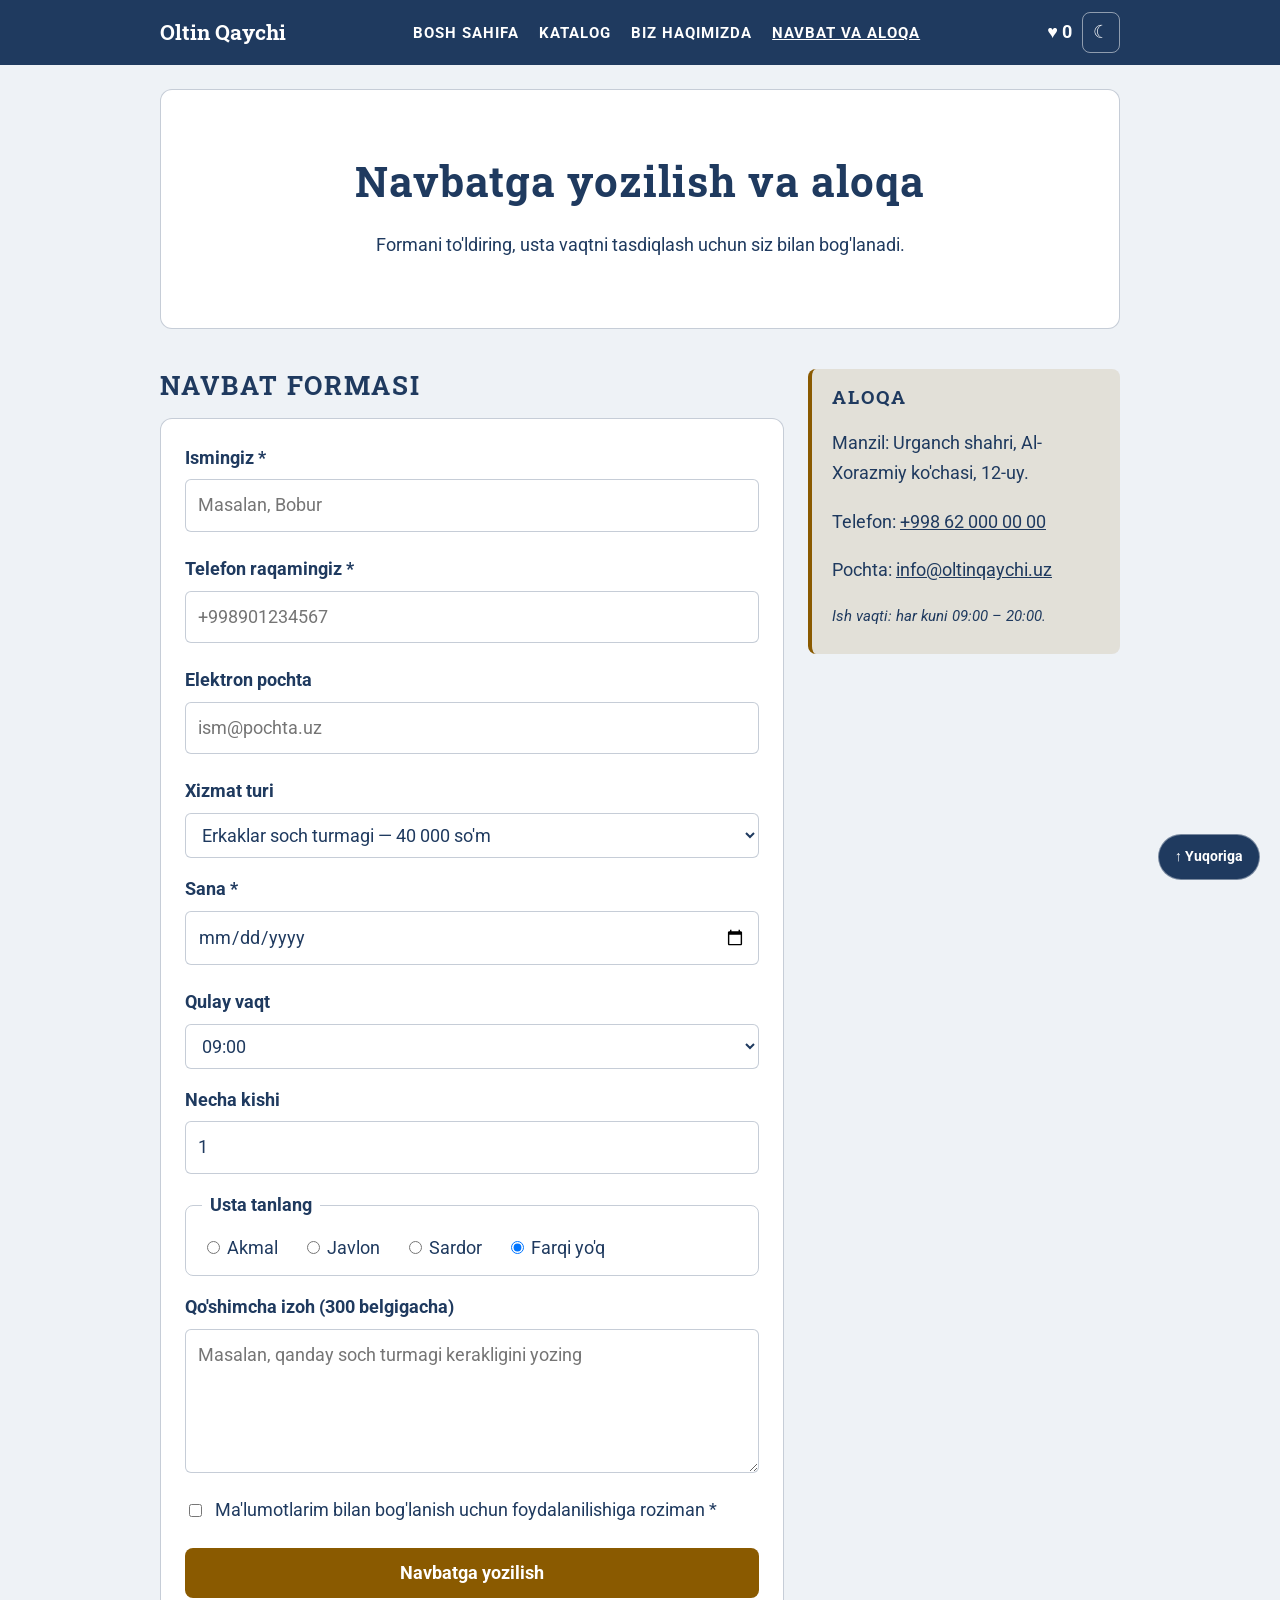
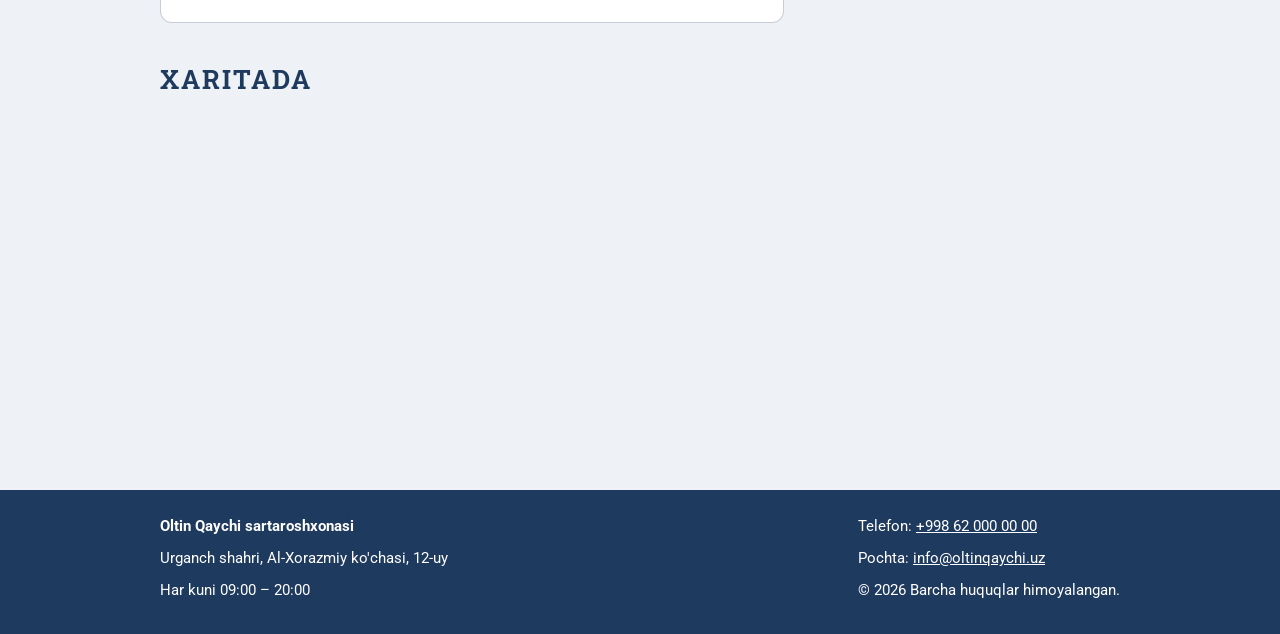
<file: aloqa.html>
<!DOCTYPE html>
<html lang="uz">
<head>
  <meta charset="UTF-8">
  <meta name="viewport" content="width=device-width, initial-scale=1">
  <meta name="description" content="Oltin Qaychi sartaroshxonasiga navbatga yozilish formasi, manzil va aloqa ma'lumotlari.">
  <title>Navbat va aloqa — Oltin Qaychi sartaroshxonasi</title>

  <!-- Google Fonts -->
  <link rel="preconnect" href="https://fonts.googleapis.com">
  <link rel="preconnect" href="https://fonts.gstatic.com" crossorigin>
  <link href="https://fonts.googleapis.com/css2?family=Roboto:ital,wght@0,400;0,700;1,400&family=Roboto+Slab:wght@400;700&display=swap" rel="stylesheet">

  <link rel="stylesheet" href="css/style.css">
</head>
<body>

  <!-- Sahifa boshi va menyu -->
  <header id="tepa">
    <nav>
      <a class="logo" href="index.html">Oltin Qaychi</a>
      <ul id="menyu">
        <li><a href="index.html">Bosh sahifa</a></li>
        <li><a href="katalog.html">Katalog</a></li>
        <li><a href="batafsil.html">Biz haqimizda</a></li>
        <li><a href="aloqa.html" aria-current="page">Navbat va aloqa</a></li>
      </ul>
      <div class="asboblar">
        <a class="sevimli-hisob" href="katalog.html#sevimlilar" aria-label="Sevimlilar">&hearts; <span id="sevimli-soni">0</span></a>
        <button type="button" class="ikon-tugma" id="tema-tugma" aria-label="Tungi rejimga o'tish">&#9790;</button>
        <button type="button" class="ikon-tugma menyu-tugma" id="menyu-tugma" aria-label="Menyuni ochish" aria-expanded="false" aria-controls="menyu">&#9776;</button>
      </div>
    </nav>
  </header>

  <main>

    <section class="hero">
      <h1>Navbatga yozilish va aloqa</h1>
      <p>Formani to'ldiring, usta vaqtni tasdiqlash uchun siz bilan bog'lanadi.</p>
    </section>

    <div class="tarkib">
      <section class="asosiy-qism" id="forma">
        <h2>Navbat formasi</h2>
        <form class="forma" id="navbat-forma" method="post" novalidate>

          <div class="maydon">
            <label for="ism">Ismingiz *</label>
            <input type="text" id="ism" name="ism" placeholder="Masalan, Bobur" aria-describedby="xato-ism">
            <p class="xato" id="xato-ism" aria-live="polite"></p>
          </div>

          <div class="maydon">
            <label for="telefon">Telefon raqamingiz *</label>
            <input type="tel" id="telefon" name="telefon" placeholder="+998901234567" aria-describedby="xato-telefon">
            <p class="xato" id="xato-telefon" aria-live="polite"></p>
          </div>

          <div class="maydon">
            <label for="pochta">Elektron pochta</label>
            <input type="email" id="pochta" name="pochta" placeholder="ism@pochta.uz" aria-describedby="xato-pochta">
            <p class="xato" id="xato-pochta" aria-live="polite"></p>
          </div>

          <div class="maydon">
            <label for="xizmat">Xizmat turi</label>
            <select id="xizmat" name="xizmat">
              <option value="soch-erkak">Erkaklar soch turmagi — 40 000 so'm</option>
              <option value="soch-bola">Bolalar soch turmagi — 30 000 so'm</option>
              <option value="mashinka">Mashinkada qisqa olish — 25 000 so'm</option>
              <option value="soqol-shakl">Soqolni shakllantirish — 25 000 so'm</option>
              <option value="ustara">Ustara bilan olish — 30 000 so'm</option>
              <option value="kombo">Soch + soqol kombo — 52 000 so'm</option>
            </select>
          </div>

          <div class="maydon">
            <label for="sana">Sana *</label>
            <input type="date" id="sana" name="sana" aria-describedby="xato-sana">
            <p class="xato" id="xato-sana" aria-live="polite"></p>
          </div>

          <div class="maydon">
            <label for="vaqt">Qulay vaqt</label>
            <select id="vaqt" name="vaqt">
              <option value="09">09:00</option>
              <option value="11">11:00</option>
              <option value="13">13:00</option>
              <option value="15">15:00</option>
              <option value="17">17:00</option>
              <option value="19">19:00</option>
            </select>
          </div>

          <div class="maydon">
            <label for="soni">Necha kishi</label>
            <input type="number" id="soni" name="soni" min="1" max="4" value="1">
          </div>

          <fieldset>
            <legend>Usta tanlang</legend>
            <div class="radio-qator">
              <label for="usta-akmal"><input type="radio" id="usta-akmal" name="usta" value="akmal"> Akmal</label>
              <label for="usta-javlon"><input type="radio" id="usta-javlon" name="usta" value="javlon"> Javlon</label>
              <label for="usta-sardor"><input type="radio" id="usta-sardor" name="usta" value="sardor"> Sardor</label>
              <label for="usta-farqi"><input type="radio" id="usta-farqi" name="usta" value="farqi-yoq" checked> Farqi yo'q</label>
            </div>
          </fieldset>

          <div class="maydon">
            <label for="izoh">Qo'shimcha izoh (300 belgigacha)</label>
            <textarea id="izoh" name="izoh" rows="4" placeholder="Masalan, qanday soch turmagi kerakligini yozing" aria-describedby="xato-izoh"></textarea>
            <p class="xato" id="xato-izoh" aria-live="polite"></p>
          </div>

          <div class="maydon">
            <div class="belgilash">
              <input type="checkbox" id="rozilik" name="rozilik" aria-describedby="xato-rozilik">
              <label for="rozilik">Ma'lumotlarim bilan bog'lanish uchun foydalanilishiga roziman *</label>
            </div>
            <p class="xato" id="xato-rozilik" aria-live="polite"></p>
          </div>

          <button class="tugma" type="submit">Navbatga yozilish</button>
          <p class="muvaffaqiyat" id="muvaffaqiyat" role="status" hidden></p>
        </form>
      </section>

      <aside class="yon">
        <h2>Aloqa</h2>
        <p>Manzil: Urganch shahri, Al-Xorazmiy ko'chasi, 12-uy.</p>
        <p>Telefon: <a href="tel:+998620000000">+998 62 000 00 00</a></p>
        <p>Pochta: <a href="mailto:info@oltinqaychi.uz">info@oltinqaychi.uz</a></p>
        <p class="izoh">Ish vaqti: har kuni 09:00 – 20:00.</p>
      </aside>
    </div>

    <section>
      <h2>Xaritada</h2>
      <iframe title="Urganch shahri xaritasi (Google Maps)"
              src="https://www.google.com/maps?q=Urganch&amp;output=embed"
              loading="lazy" referrerpolicy="no-referrer-when-downgrade"></iframe>
    </section>

  </main>

  <a class="yuqoriga" href="#tepa">&uarr; Yuqoriga</a>

  <!-- Sahifa oxiri -->
  <footer>
    <div class="konteyner footer-qator">
      <div>
        <p><strong>Oltin Qaychi sartaroshxonasi</strong></p>
        <p>Urganch shahri, Al-Xorazmiy ko'chasi, 12-uy</p>
        <p>Har kuni 09:00 – 20:00</p>
      </div>
      <div>
        <p>Telefon: <a href="tel:+998620000000">+998 62 000 00 00</a></p>
        <p>Pochta: <a href="mailto:info@oltinqaychi.uz">info@oltinqaychi.uz</a></p>
        <p>&copy; 2026 Barcha huquqlar himoyalangan.</p>
      </div>
    </div>
  </footer>

  <script src="js/ui.js"></script>
</body>
</html>
</file>
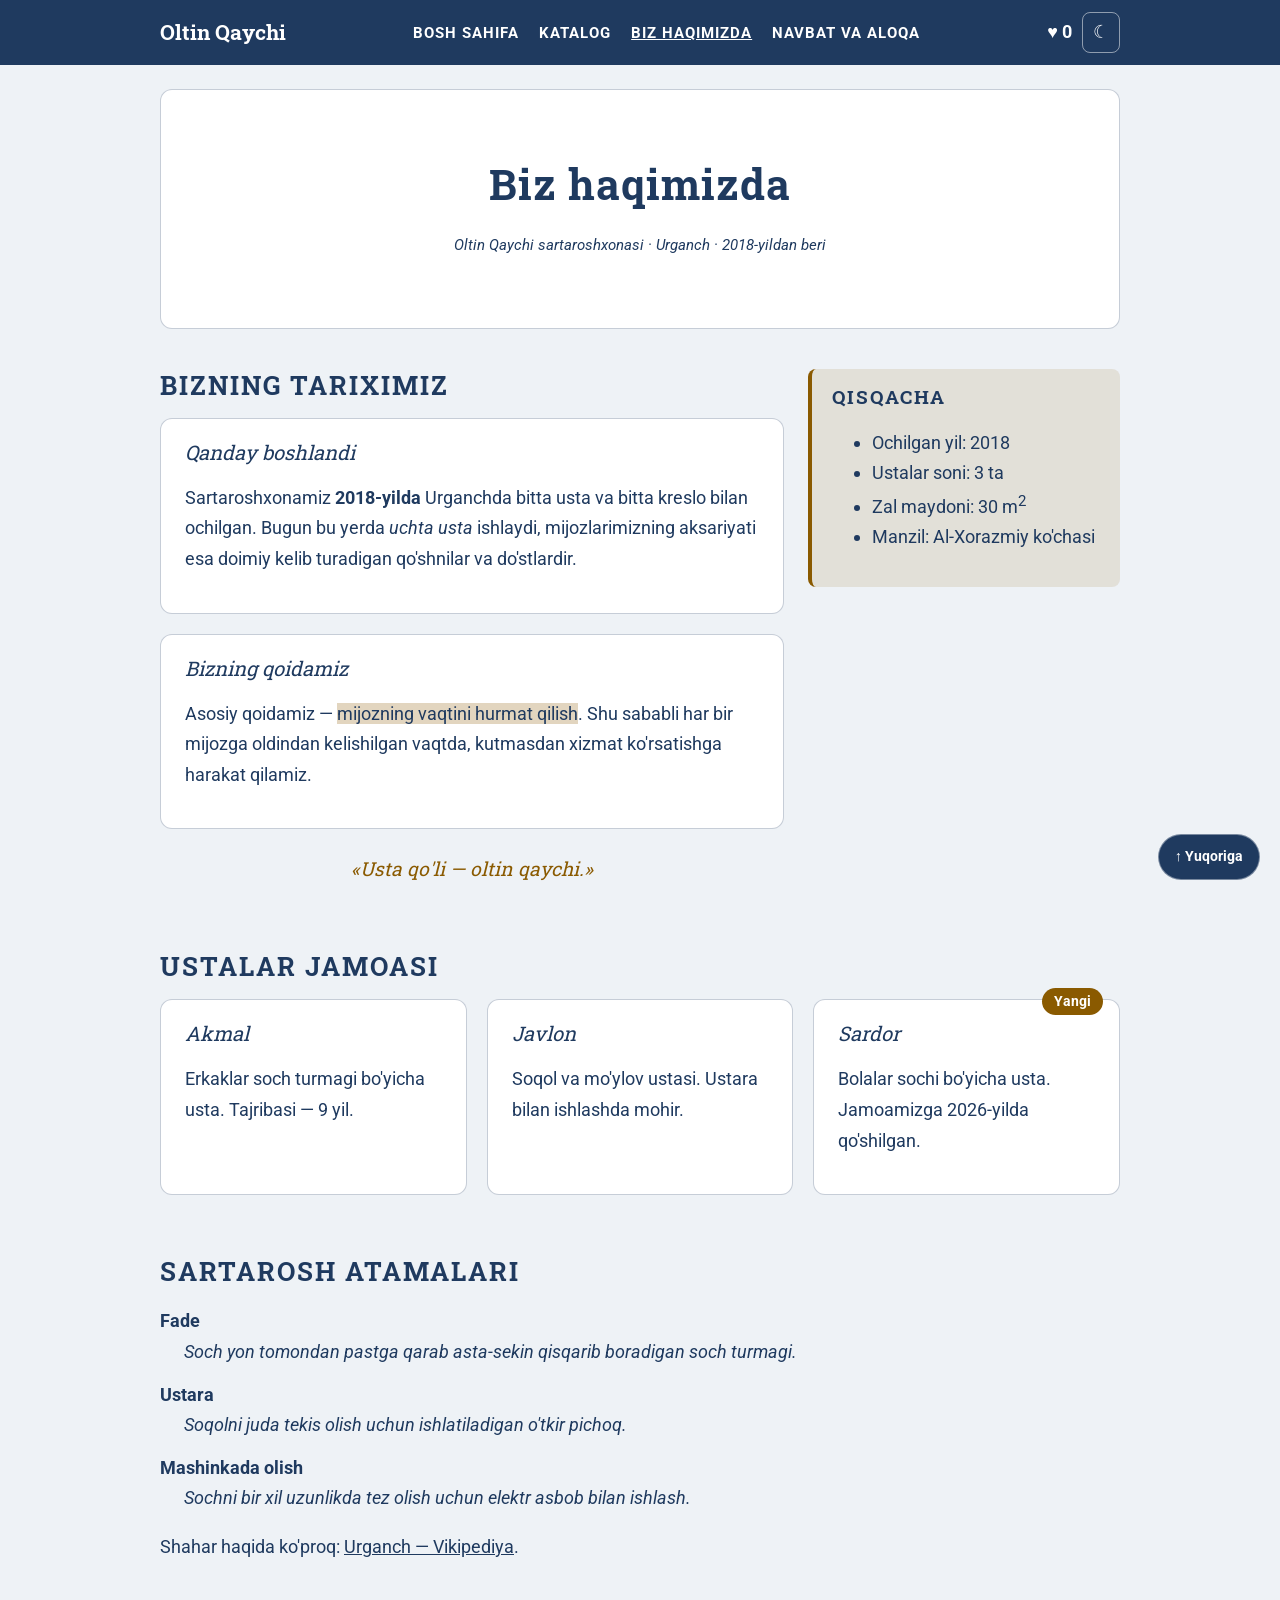
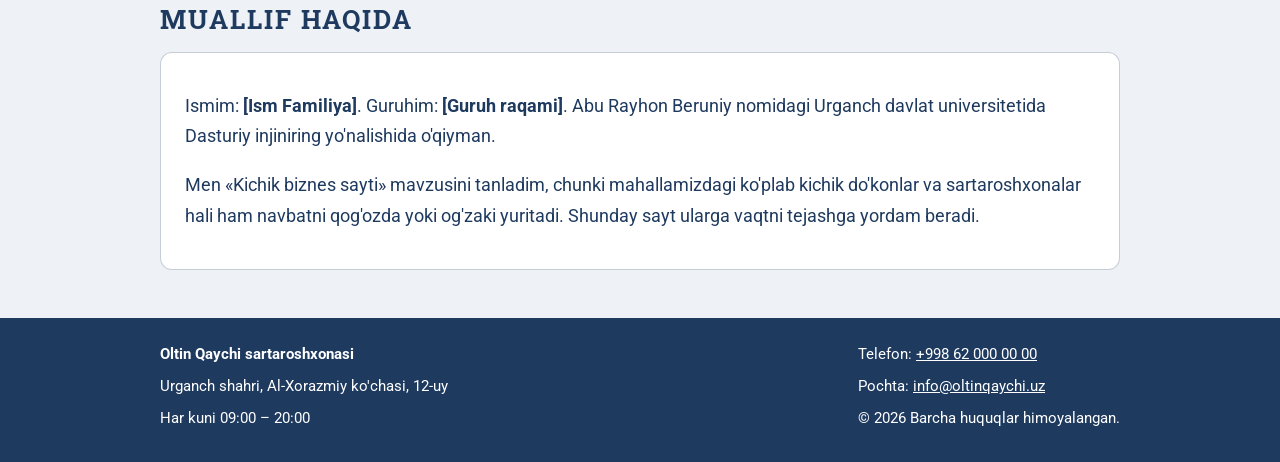
<file: batafsil.html>
<!DOCTYPE html>
<html lang="uz">
<head>
  <meta charset="UTF-8">
  <meta name="viewport" content="width=device-width, initial-scale=1">
  <meta name="description" content="Oltin Qaychi sartaroshxonasi haqida: tarixi, ustalar jamoasi va sayt muallifi.">
  <title>Biz haqimizda — Oltin Qaychi sartaroshxonasi</title>

  <!-- Google Fonts -->
  <link rel="preconnect" href="https://fonts.googleapis.com">
  <link rel="preconnect" href="https://fonts.gstatic.com" crossorigin>
  <link href="https://fonts.googleapis.com/css2?family=Roboto:ital,wght@0,400;0,700;1,400&family=Roboto+Slab:wght@400;700&display=swap" rel="stylesheet">

  <link rel="stylesheet" href="css/style.css">
</head>
<body>

  <!-- Sahifa boshi va menyu -->
  <header id="tepa">
    <nav>
      <a class="logo" href="index.html">Oltin Qaychi</a>
      <ul id="menyu">
        <li><a href="index.html">Bosh sahifa</a></li>
        <li><a href="katalog.html">Katalog</a></li>
        <li><a href="batafsil.html" aria-current="page">Biz haqimizda</a></li>
        <li><a href="aloqa.html">Navbat va aloqa</a></li>
      </ul>
      <div class="asboblar">
        <a class="sevimli-hisob" href="katalog.html#sevimlilar" aria-label="Sevimlilar">&hearts; <span id="sevimli-soni">0</span></a>
        <button type="button" class="ikon-tugma" id="tema-tugma" aria-label="Tungi rejimga o'tish">&#9790;</button>
        <button type="button" class="ikon-tugma menyu-tugma" id="menyu-tugma" aria-label="Menyuni ochish" aria-expanded="false" aria-controls="menyu">&#9776;</button>
      </div>
    </nav>
  </header>

  <main>

    <section class="hero">
      <h1>Biz haqimizda</h1>
      <p class="izoh">Oltin Qaychi sartaroshxonasi · Urganch · 2018-yildan beri</p>
    </section>

    <div class="tarkib">
      <section class="asosiy-qism">
        <h2>Bizning tariximiz</h2>
        <article class="karta">
          <h3>Qanday boshlandi</h3>
          <p>
            Sartaroshxonamiz <strong>2018-yilda</strong> Urganchda bitta usta va
            bitta kreslo bilan ochilgan. Bugun bu yerda <em>uchta usta</em> ishlaydi,
            mijozlarimizning aksariyati esa doimiy kelib turadigan qo'shnilar va do'stlardir.
          </p>
        </article>
        <article class="karta">
          <h3>Bizning qoidamiz</h3>
          <p>
            Asosiy qoidamiz — <mark>mijozning vaqtini hurmat qilish</mark>.
            Shu sababli har bir mijozga oldindan kelishilgan vaqtda, kutmasdan
            xizmat ko'rsatishga harakat qilamiz.
          </p>
        </article>

        <blockquote>«Usta qo'li — oltin qaychi.»</blockquote>
      </section>

      <aside class="yon">
        <h2>Qisqacha</h2>
        <ul>
          <li>Ochilgan yil: 2018</li>
          <li>Ustalar soni: 3 ta</li>
          <li>Zal maydoni: 30&nbsp;m<sup>2</sup></li>
          <li>Manzil: Al-Xorazmiy ko'chasi</li>
        </ul>
      </aside>
    </div>

    <section>
      <h2>Ustalar jamoasi</h2>
      <div class="kartalar">
        <article class="karta">
          <h3>Akmal</h3>
          <p>Erkaklar soch turmagi bo'yicha usta. Tajribasi — 9 yil.</p>
        </article>
        <article class="karta">
          <h3>Javlon</h3>
          <p>Soqol va mo'ylov ustasi. Ustara bilan ishlashda mohir.</p>
        </article>
        <article class="karta">
          <span class="belgi">Yangi</span>
          <h3>Sardor</h3>
          <p>Bolalar sochi bo'yicha usta. Jamoamizga 2026-yilda qo'shilgan.</p>
        </article>
      </div>
    </section>

    <section>
      <h2>Sartarosh atamalari</h2>
      <dl>
        <dt>Fade</dt>
        <dd>Soch yon tomondan pastga qarab asta-sekin qisqarib boradigan soch turmagi.</dd>
        <dt>Ustara</dt>
        <dd>Soqolni juda tekis olish uchun ishlatiladigan o'tkir pichoq.</dd>
        <dt>Mashinkada olish</dt>
        <dd>Sochni bir xil uzunlikda tez olish uchun elektr asbob bilan ishlash.</dd>
      </dl>
      <p>
        Shahar haqida ko'proq:
        <a href="https://uz.wikipedia.org/wiki/Urganch" target="_blank" rel="noopener">Urganch — Vikipediya</a>.
      </p>
    </section>

    <section>
      <h2>Muallif haqida</h2>
      <article class="karta">
        <p>
          Ismim: <strong>[Ism Familiya]</strong>. Guruhim: <strong>[Guruh raqami]</strong>.
          Abu Rayhon Beruniy nomidagi Urganch davlat universitetida
          Dasturiy injiniring yo'nalishida o'qiyman.
        </p>
        <p>
          Men «Kichik biznes sayti» mavzusini tanladim, chunki mahallamizdagi
          ko'plab kichik do'konlar va sartaroshxonalar hali ham navbatni qog'ozda
          yoki og'zaki yuritadi. Shunday sayt ularga vaqtni tejashga yordam beradi.
        </p>
      </article>
    </section>

  </main>

  <a class="yuqoriga" href="#tepa">&uarr; Yuqoriga</a>

  <!-- Sahifa oxiri -->
  <footer>
    <div class="konteyner footer-qator">
      <div>
        <p><strong>Oltin Qaychi sartaroshxonasi</strong></p>
        <p>Urganch shahri, Al-Xorazmiy ko'chasi, 12-uy</p>
        <p>Har kuni 09:00 – 20:00</p>
      </div>
      <div>
        <p>Telefon: <a href="tel:+998620000000">+998 62 000 00 00</a></p>
        <p>Pochta: <a href="mailto:info@oltinqaychi.uz">info@oltinqaychi.uz</a></p>
        <p>&copy; 2026 Barcha huquqlar himoyalangan.</p>
      </div>
    </div>
  </footer>

  <script src="js/ui.js"></script>
</body>
</html>
</file>
<file: css/style.css>
/* ==========================================================
   Oltin Qaychi sartaroshxonasi — style.css (4-amaliy ish)
   Palitra: to'q ko'k, och fon, amber, oq (+ tungi rejim)
   ========================================================== */

/* ---------- 1. Blok modeli ---------- */
*, *::before, *::after {
  box-sizing: border-box;
}

/* ---------- 2. Rang o'zgaruvchilari ---------- */
:root {
  --asosiy: #1f3a5f;                     /* to'q ko'k */
  --fon: #eef2f6;                        /* sahifa foni */
  --aksent: #8a5a00;                     /* amber (fon sifatida) */
  --oq: white;
  --matn: #1f3a5f;                       /* asosiy matn rangi */
  --karta: white;                        /* karta va forma foni */
  --chiziq: rgba(31, 58, 95, 0.25);
  --aksent-matn: #8a5a00;                /* amber (matn sifatida) */
  --yengil: rgba(31, 58, 95, 0.08);
  --korilgan: rgba(31, 58, 95, 0.7);     /* ko'rilgan havola */
  --xato: #a11d1d;                       /* forma xatosi */
}

/* Tungi rejim: ranglar shu yerda almashadi */
[data-tema="tungi"] {
  --fon: #101c2e;
  --matn: #e8eef5;
  --karta: #182a43;
  --chiziq: rgba(255, 255, 255, 0.25);
  --aksent-matn: #e3b25a;
  --yengil: rgba(255, 255, 255, 0.07);
  --korilgan: rgba(232, 238, 245, 0.7);
  --xato: #ff9a9a;
  color-scheme: dark;
}

/* ---------- 3. Umumiy ---------- */
body {
  margin: 0;
  background-color: var(--fon);
  color: var(--matn);
  font-family: 'Roboto', Arial, sans-serif;
  font-size: 18px;
  line-height: 1.7;
}

body.modal-ochiq {
  overflow: hidden;
}

main,
.konteyner {
  max-width: 1000px;
  margin: 0 auto;
  padding: 0 20px;
}

img {
  max-width: 100%;
  height: auto;
  display: block;
}

/* ---------- 4. Sarlavhalar ---------- */
h1 {
  margin: 0 0 12px;
  font-family: 'Roboto Slab', Georgia, serif;
  font-size: clamp(1.7rem, 6vw, 2.6rem);
  font-weight: 700;
  line-height: 1.2;
  letter-spacing: 1px;
}

h2, h3 {
  font-family: 'Roboto Slab', Georgia, serif;
  line-height: 1.3;
  color: var(--matn);
}

h2 {
  margin: 40px 0 16px;
  font-size: 1.6rem;
  text-transform: uppercase;
  letter-spacing: 2px;
}

h3 {
  margin: 0 0 8px;
  font-size: 1.25rem;
  font-style: italic;
  font-weight: 400;
}

/* ---------- 5. Matn ---------- */
.izoh {
  margin: 0 0 8px;
  font-size: 0.95rem;
  font-style: italic;
}

mark {
  background-color: rgba(138, 90, 0, 0.25);
  color: var(--matn);
}

abbr {
  text-decoration: underline dotted;
}

blockquote {
  margin: 24px 0;
  font-family: 'Roboto Slab', Georgia, serif;
  font-size: 1.2rem;
  font-style: italic;
  text-align: center;
  color: var(--aksent-matn);
}

dt {
  font-weight: 700;
}

dd {
  margin: 0 0 12px 24px;
  font-style: italic;
}

/* ---------- 6. Havolalar ---------- */
a {
  color: var(--matn);
  text-decoration: underline;
}

a:visited {
  color: var(--korilgan);
}

a:hover {
  color: var(--aksent-matn);
  text-decoration: none;
}

/* ---------- 7. Sarlavha va menyu: sticky + Flexbox ---------- */
header {
  position: sticky;
  top: 0;
  z-index: 100;
  background-color: var(--asosiy);
  color: var(--oq);
}

nav {
  display: flex;
  justify-content: space-between;
  align-items: center;
  flex-wrap: wrap;
  gap: 8px 24px;
  max-width: 1000px;
  margin: 0 auto;
  padding: 12px 20px;
}

.logo,
.logo:visited {
  color: white;
  font-family: 'Roboto Slab', Georgia, serif;
  font-size: 1.3rem;
  font-weight: 700;
  text-decoration: none;
}

nav ul {
  display: flex;
  flex-wrap: wrap;
  gap: 4px 20px;
  margin: 0;
  padding: 0;
  list-style: none;
}

nav ul a,
nav ul a:visited {
  color: white;
  font-size: 0.95rem;
  font-weight: 700;
  text-transform: uppercase;
  letter-spacing: 1px;
  text-decoration: none;
}

nav ul a:hover,
nav ul a[aria-current="page"] {
  color: white;
  text-decoration: underline;
}

/* Menyu yonidagi asboblar: sevimlilar, tema, hamburger */
.asboblar {
  display: flex;
  align-items: center;
  gap: 10px;
}

.sevimli-hisob,
.sevimli-hisob:visited {
  color: white;
  font-weight: 700;
  text-decoration: none;
}

.sevimli-hisob:hover {
  color: white;
  text-decoration: underline;
}

.ikon-tugma {
  padding: 4px 10px;
  background-color: transparent;
  color: white;
  border: 1px solid rgba(255, 255, 255, 0.5);
  border-radius: 8px;
  font: inherit;
  cursor: pointer;
}

.ikon-tugma:hover {
  background-color: rgba(255, 255, 255, 0.15);
}

.menyu-tugma {
  display: none;
}

/* ---------- 8. Hero: ikki o'qda markazlash ---------- */
.hero {
  display: flex;
  flex-direction: column;
  justify-content: center;
  align-items: center;
  gap: 12px;
  min-height: 240px;
  margin-top: 24px;
  padding: 32px 24px;
  background-color: var(--karta);
  border: 1px solid var(--chiziq);
  border-radius: 12px;
  text-align: center;
}

.hero p {
  margin: 0;
}

.hero-tugmalar {
  display: flex;
  flex-wrap: wrap;
  justify-content: center;
  gap: 12px;
}

/* ---------- 9. Kartalar ---------- */
.kartalar {
  display: flex;
  flex-wrap: wrap;
  gap: 0 20px;
}

.karta {
  position: relative;
  flex: 1 1 280px;
  margin: 0 0 20px;
  padding: 20px 24px;
  background-color: var(--karta);
  border: 1px solid var(--chiziq);
  border-radius: 12px;
  transition: border-color 0.2s, box-shadow 0.2s;
}

.karta:hover {
  border-color: var(--aksent-matn);
  box-shadow: 0 4px 14px rgba(0, 0, 0, 0.18);
}

.belgi {
  position: absolute;
  top: -12px;
  right: 16px;
  padding: 2px 12px;
  background-color: var(--aksent);
  color: var(--oq);
  border-radius: 999px;
  font-size: 0.85rem;
  font-weight: 700;
}

/* Katalog kartalari: 1 ta natija ham cho'zilib ketmasin */
.katalog .karta {
  flex: 1 1 260px;
  max-width: 320px;
}

.karta-rasm {
  width: 100%;
  margin-bottom: 12px;
  border-radius: 8px;
}

.karta-narx {
  margin: 0;
  font-weight: 700;
  color: var(--aksent-matn);
}

.teglar {
  display: flex;
  flex-wrap: wrap;
  gap: 6px;
  margin: 8px 0;
}

.teg {
  padding: 0 10px;
  border: 1px solid var(--chiziq);
  border-radius: 999px;
  font-size: 0.8rem;
}

.karta-tugmalar {
  display: flex;
  flex-wrap: wrap;
  align-items: center;
  gap: 10px;
  margin-top: 12px;
}

/* ---------- 10. Asosiy qism + aside ---------- */
.tarkib {
  display: flex;
  flex-wrap: wrap;
  gap: 24px;
}

.asosiy-qism {
  flex: 2 1 480px;
  min-width: 0;
}

.yon {
  flex: 1 1 240px;
  align-self: flex-start;
  margin-top: 40px;
  padding: 16px 20px;
  background-color: rgba(138, 90, 0, 0.12);
  border-left: 4px solid var(--aksent);
  border-radius: 8px;
}

.yon h2 {
  margin-top: 0;
  font-size: 1.2rem;
}

/* ---------- 11. Jadval ---------- */
.jadval-orami {
  overflow-x: auto;
}

table {
  width: 100%;
  border-collapse: collapse;
  background-color: var(--karta);
}

caption {
  padding: 8px 0;
  font-weight: 700;
  text-align: left;
}

th, td {
  padding: 10px 14px;
  border: 1px solid var(--chiziq);
  text-align: left;
}

thead th {
  background-color: var(--asosiy);
  color: var(--oq);
  letter-spacing: 1px;
}

tbody th {
  background-color: var(--yengil);
}

.narx {
  text-align: right;
  white-space: nowrap;
}

tbody tr:hover td {
  background-color: rgba(138, 90, 0, 0.12);
}

/* ---------- 12. Rasmlar ---------- */
.galereya {
  display: flex;
  flex-wrap: wrap;
  gap: 20px;
}

figure {
  flex: 1 1 280px;
  margin: 0;
  overflow: hidden;
  background-color: var(--karta);
  border: 1px solid var(--chiziq);
  border-radius: 12px;
}

figcaption {
  padding: 12px 16px;
  font-size: 0.9rem;
  font-style: italic;
}

iframe {
  width: 100%;
  height: 320px;
  border: 0;
  border-radius: 12px;
}

/* ---------- 13. Statistika va filtr paneli (katalog) ---------- */
.statistika {
  display: flex;
  flex-wrap: wrap;
  gap: 16px;
}

.stat {
  flex: 1 1 200px;
  padding: 16px 20px;
  background-color: var(--karta);
  border: 1px solid var(--chiziq);
  border-radius: 12px;
  text-align: center;
}

.stat-qiymat {
  margin: 0;
  font-family: 'Roboto Slab', Georgia, serif;
  font-size: 1.4rem;
  font-weight: 700;
  line-height: 1.3;
  color: var(--aksent-matn);
}

.stat-nom {
  margin: 4px 0 0;
  font-size: 0.9rem;
}

.filtr-paneli {
  display: flex;
  flex-wrap: wrap;
  align-items: flex-end;
  gap: 16px;
  margin-bottom: 16px;
  padding: 16px 20px;
  background-color: var(--karta);
  border: 1px solid var(--chiziq);
  border-radius: 12px;
}

.filtr-paneli .maydon {
  flex: 1 1 200px;
}

.bosh-xabar {
  padding: 24px;
  text-align: center;
  font-size: 1.2rem;
  font-weight: 700;
}

/* ---------- 14. Forma ---------- */
.forma {
  display: flex;
  flex-direction: column;
  gap: 16px;
  padding: 24px;
  background-color: var(--karta);
  border: 1px solid var(--chiziq);
  border-radius: 12px;
}

.maydon {
  display: flex;
  flex-direction: column;
  gap: 6px;
}

label {
  font-weight: 700;
}

input[type="text"],
input[type="search"],
input[type="email"],
input[type="tel"],
input[type="number"],
input[type="date"],
select,
textarea {
  width: 100%;
  padding: 10px 12px;
  border: 1px solid var(--chiziq);
  border-radius: 6px;
  background-color: var(--karta);
  color: var(--matn);
  font: inherit;
}

input:focus,
select:focus,
textarea:focus,
button:focus-visible {
  outline: 2px solid var(--aksent-matn);
}

fieldset {
  margin: 0;
  padding: 12px 16px;
  border: 1px solid var(--chiziq);
  border-radius: 8px;
}

legend {
  padding: 0 8px;
  font-weight: 700;
}

.radio-qator {
  display: flex;
  flex-wrap: wrap;
  gap: 8px 24px;
}

.radio-qator label,
.belgilash label {
  font-weight: 400;
}

.belgilash {
  display: flex;
  align-items: center;
  gap: 10px;
}

/* Forma xatolari va muvaffaqiyat xabari */
.xato {
  margin: 0;
  color: var(--xato);
  font-size: 0.9rem;
  font-weight: 700;
}

[aria-invalid="true"] {
  border-color: var(--xato);
}

.muvaffaqiyat {
  margin: 0;
  padding: 12px 16px;
  background-color: rgba(138, 90, 0, 0.18);
  border-left: 4px solid var(--aksent);
  border-radius: 8px;
  font-weight: 700;
}

/* ---------- 15. Tugmalar va «Yuqoriga» ---------- */
.tugma,
.tugma:visited {
  display: inline-block;
  padding: 10px 22px;
  background-color: var(--aksent);
  color: var(--oq);
  border: 0;
  border-radius: 8px;
  font: inherit;
  font-weight: 700;
  text-decoration: none;
  cursor: pointer;
}

.tugma:hover {
  background-color: var(--asosiy);
  color: var(--oq);
}

.sevimli-tugma {
  padding: 8px 14px;
  background-color: transparent;
  color: var(--aksent-matn);
  border: 1px solid var(--aksent-matn);
  border-radius: 8px;
  font: inherit;
  cursor: pointer;
}

.sevimli-tugma:hover,
.sevimli-tugma[aria-pressed="true"] {
  background-color: var(--aksent);
  color: var(--oq);
  border-color: var(--aksent);
}

.yuqoriga,
.yuqoriga:visited {
  position: fixed;
  right: 20px;
  bottom: 20px;
  z-index: 90;
  padding: 10px 16px;
  background-color: var(--asosiy);
  color: var(--oq);
  border: 1px solid rgba(255, 255, 255, 0.4);
  border-radius: 999px;
  font-size: 0.9rem;
  font-weight: 700;
  text-decoration: none;
}

.yuqoriga:hover {
  background-color: var(--aksent);
  color: var(--oq);
}

/* ---------- 16. Modal oyna ---------- */
.modal {
  position: fixed;
  top: 0;
  right: 0;
  bottom: 0;
  left: 0;
  z-index: 200;
  display: flex;
  justify-content: center;
  align-items: center;
  padding: 20px;
  background-color: rgba(0, 0, 0, 0.6);
}

.modal[hidden] {
  display: none;
}

.modal-oyna {
  position: relative;
  width: 100%;
  max-width: 520px;
  max-height: 90vh;
  overflow-y: auto;
  padding: 24px;
  background-color: var(--karta);
  color: var(--matn);
  border: 1px solid var(--chiziq);
  border-radius: 12px;
}

.modal-oyna h2 {
  margin: 16px 0 8px;
  font-size: 1.4rem;
}

.modal-yopish {
  position: absolute;
  top: 8px;
  right: 12px;
  padding: 0 8px;
  background: none;
  color: var(--matn);
  border: 0;
  font-size: 2rem;
  line-height: 1.2;
  cursor: pointer;
}

.modal-yopish:hover {
  color: var(--aksent-matn);
}

.modal-oyna dl {
  margin: 16px 0;
}

.modal-oyna dl > div {
  display: flex;
  gap: 12px;
  padding: 4px 0;
  border-bottom: 1px solid var(--chiziq);
}

.modal-oyna dt {
  flex: 0 0 110px;
}

.modal-oyna dd {
  margin: 0;
  font-style: normal;
}

/* ---------- 17. Footer ---------- */
footer {
  margin-top: 48px;
  padding: 24px 0;
  background-color: var(--asosiy);
  color: var(--oq);
  font-size: 0.95rem;
}

.footer-qator {
  display: flex;
  flex-wrap: wrap;
  justify-content: space-between;
  gap: 16px 40px;
}

.footer-qator p {
  margin: 0 0 6px;
}

footer a,
footer a:visited {
  color: white;
}

footer a:hover {
  color: rgba(255, 255, 255, 0.75);
}

/* ---------- 18. Telefon uchun ---------- */
@media (max-width: 700px) {
  .menyu-tugma {
    display: inline-block;
  }

  nav ul {
    display: none;
    flex-direction: column;
    width: 100%;
    order: 3;
  }

  nav ul.ochiq {
    display: flex;
  }
}

@media (max-width: 600px) {
  body {
    font-size: 16px;
  }

  h2 {
    font-size: 1.3rem;
    letter-spacing: 1px;
  }

  .hero {
    min-height: 200px;
  }

  .forma {
    padding: 16px;
  }

  th, td {
    padding: 8px 10px;
  }

  .katalog .karta {
    max-width: none;
  }
}
</file>
